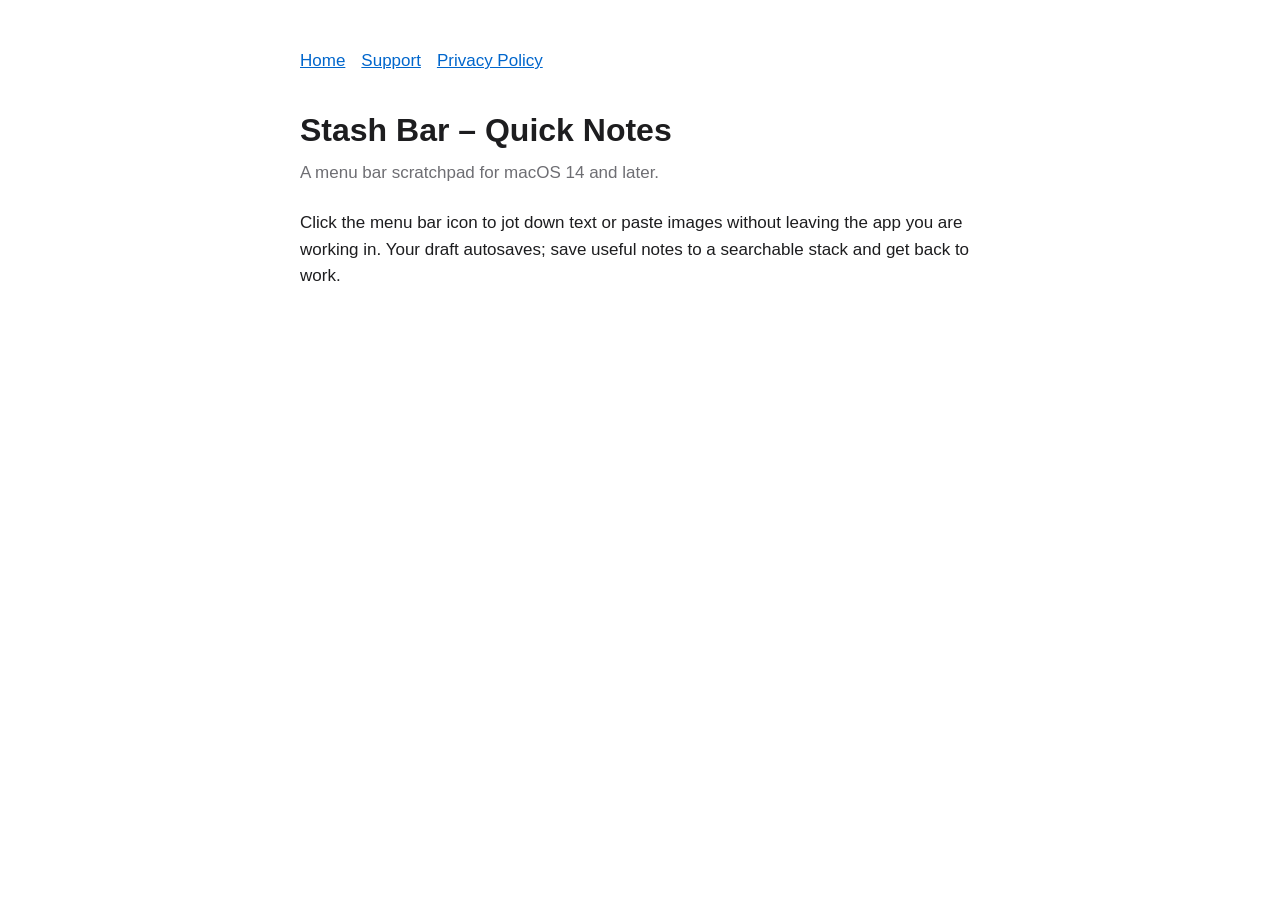
<file: index.html>
<!doctype html>
<html lang="en"><head><meta charset="utf-8"><meta name="viewport" content="width=device-width, initial-scale=1">
<title>Stash Bar – Quick Notes</title><link rel="stylesheet" href="style.css"></head>
<body><main>
<nav><a href="./">Home</a><a href="support.html">Support</a><a href="privacy.html">Privacy Policy</a></nav>
<h1>Stash Bar – Quick Notes</h1>
<p class="meta">A menu bar scratchpad for macOS 14 and later.</p>
<p>Click the menu bar icon to jot down text or paste images without leaving the app you are working in. Your draft autosaves; save useful notes to a searchable stack and get back to work.</p>
</main></body></html>
</file>
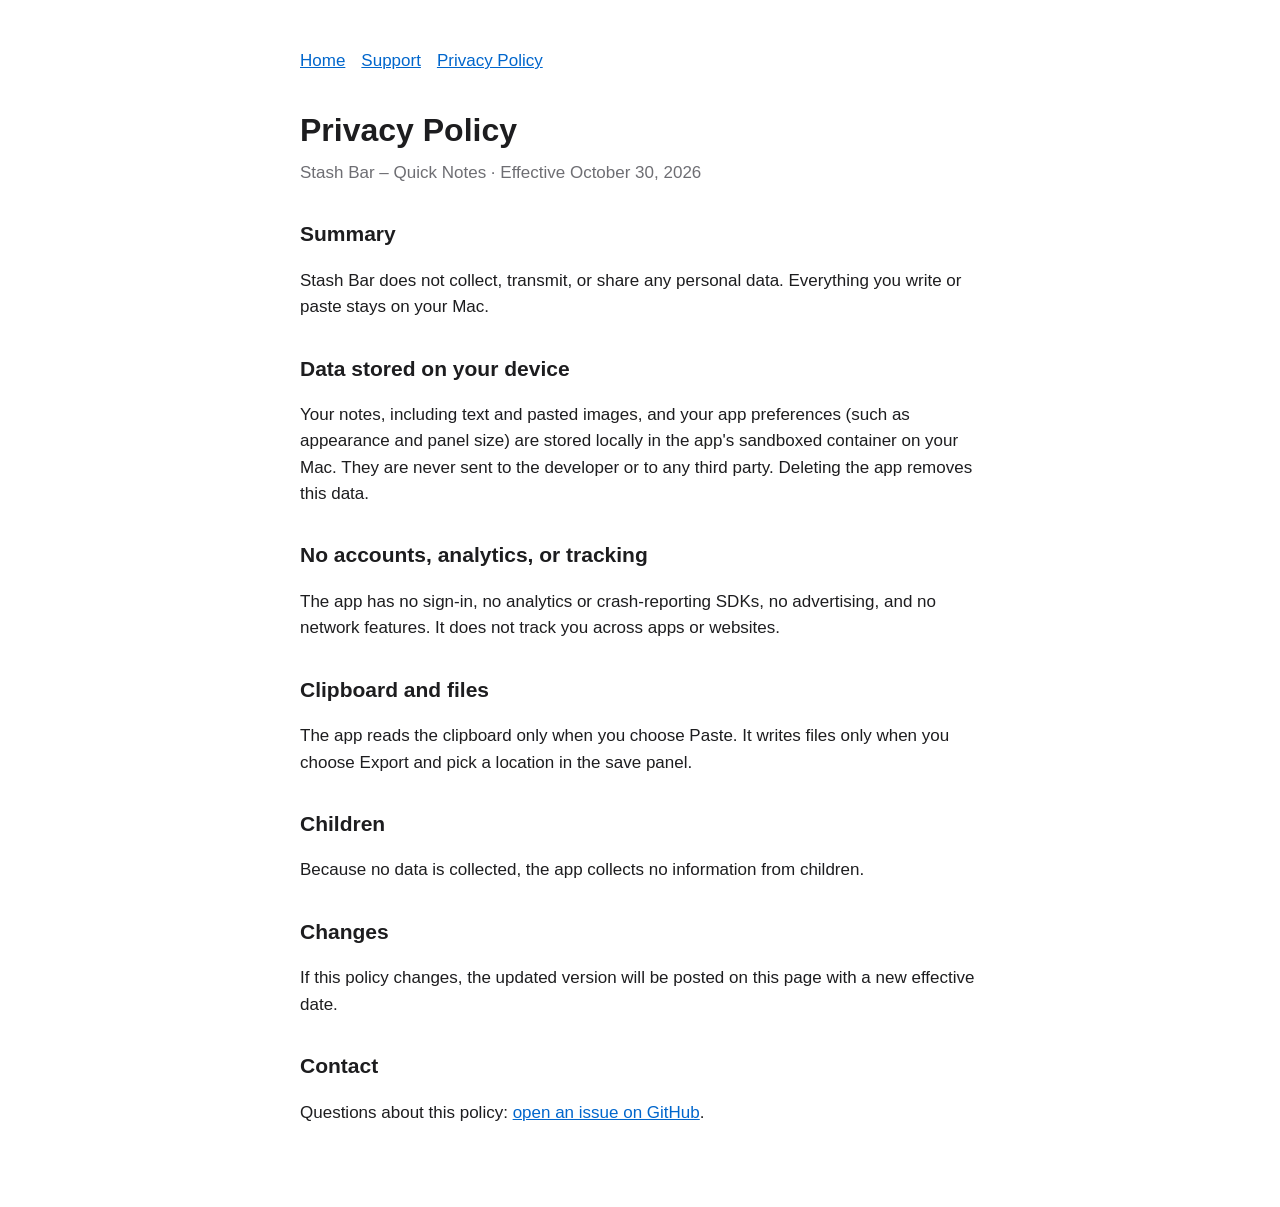
<file: privacy.html>
<!doctype html>
<html lang="en"><head><meta charset="utf-8"><meta name="viewport" content="width=device-width, initial-scale=1">
<title>Stash Bar Privacy Policy</title><link rel="stylesheet" href="style.css"></head>
<body><main>
<nav><a href="./">Home</a><a href="support.html">Support</a><a href="privacy.html">Privacy Policy</a></nav>
<h1>Privacy Policy</h1>
<p class="meta">Stash Bar – Quick Notes · Effective October 30, 2026</p>
<h2>Summary</h2>
<p>Stash Bar does not collect, transmit, or share any personal data. Everything you write or paste stays on your Mac.</p>
<h2>Data stored on your device</h2>
<p>Your notes, including text and pasted images, and your app preferences (such as appearance and panel size) are stored locally in the app's sandboxed container on your Mac. They are never sent to the developer or to any third party. Deleting the app removes this data.</p>
<h2>No accounts, analytics, or tracking</h2>
<p>The app has no sign-in, no analytics or crash-reporting SDKs, no advertising, and no network features. It does not track you across apps or websites.</p>
<h2>Clipboard and files</h2>
<p>The app reads the clipboard only when you choose Paste. It writes files only when you choose Export and pick a location in the save panel.</p>
<h2>Children</h2>
<p>Because no data is collected, the app collects no information from children.</p>
<h2>Changes</h2>
<p>If this policy changes, the updated version will be posted on this page with a new effective date.</p>
<h2>Contact</h2>
<p>Questions about this policy: <a href="https://github.com/sonnyphamcodelink/stash-bar-site/issues">open an issue on GitHub</a>.</p>
</main></body></html>
</file>
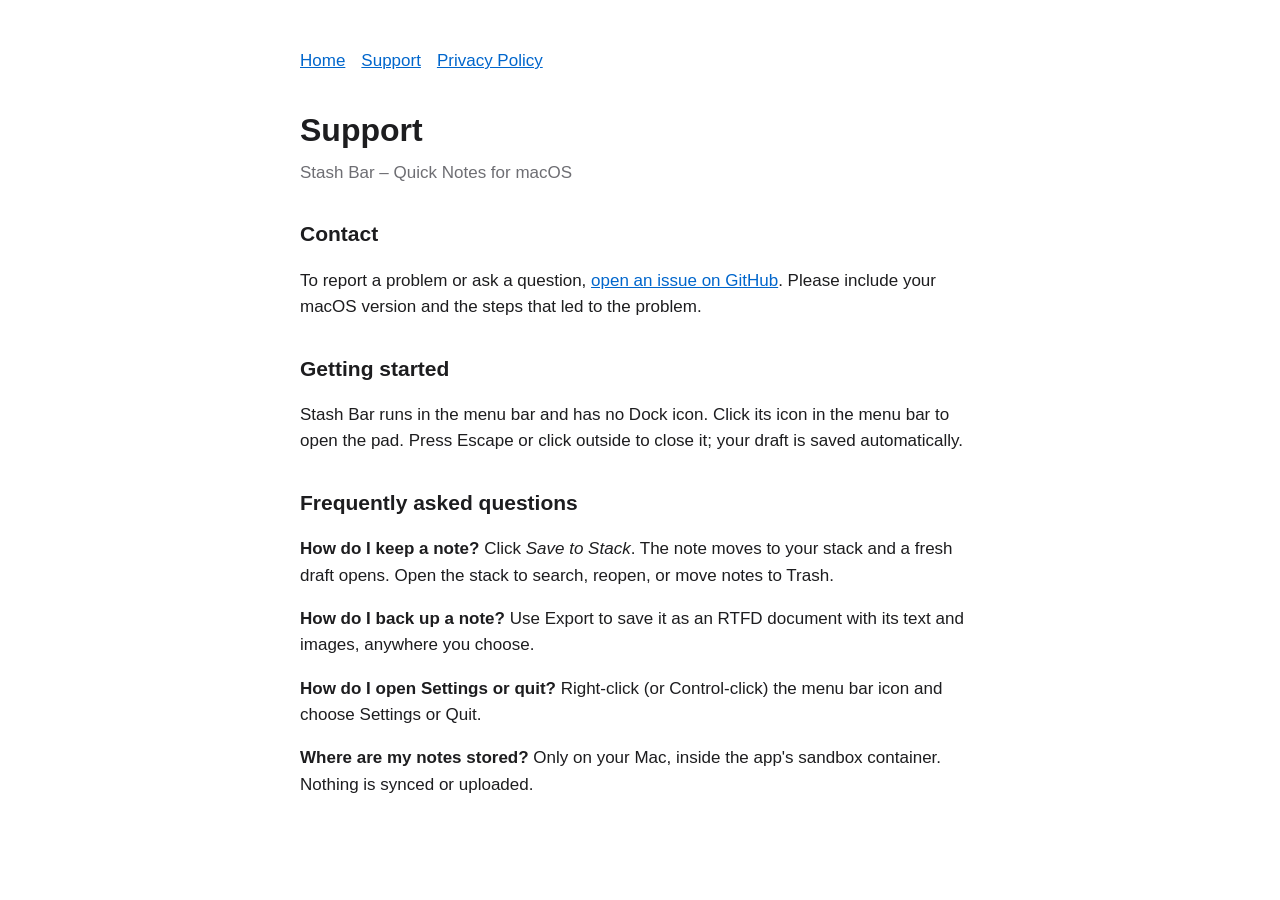
<file: support.html>
<!doctype html>
<html lang="en"><head><meta charset="utf-8"><meta name="viewport" content="width=device-width, initial-scale=1">
<title>Stash Bar Support</title><link rel="stylesheet" href="style.css"></head>
<body><main>
<nav><a href="./">Home</a><a href="support.html">Support</a><a href="privacy.html">Privacy Policy</a></nav>
<h1>Support</h1>
<p class="meta">Stash Bar – Quick Notes for macOS</p>
<h2>Contact</h2>
<p>To report a problem or ask a question, <a href="https://github.com/sonnyphamcodelink/stash-bar-site/issues">open an issue on GitHub</a>. Please include your macOS version and the steps that led to the problem.</p>
<h2>Getting started</h2>
<p>Stash Bar runs in the menu bar and has no Dock icon. Click its icon in the menu bar to open the pad. Press Escape or click outside to close it; your draft is saved automatically.</p>
<h2>Frequently asked questions</h2>
<p><strong>How do I keep a note?</strong> Click <em>Save to Stack</em>. The note moves to your stack and a fresh draft opens. Open the stack to search, reopen, or move notes to Trash.</p>
<p><strong>How do I back up a note?</strong> Use Export to save it as an RTFD document with its text and images, anywhere you choose.</p>
<p><strong>How do I open Settings or quit?</strong> Right-click (or Control-click) the menu bar icon and choose Settings or Quit.</p>
<p><strong>Where are my notes stored?</strong> Only on your Mac, inside the app's sandbox container. Nothing is synced or uploaded.</p>
</main></body></html>
</file>
<file: style.css>
:root { color-scheme: light dark; --fg:#1d1d1f; --muted:#6e6e73; --bg:#fff; --link:#0066cc; }
@media (prefers-color-scheme: dark) { :root { --fg:#f5f5f7; --muted:#a1a1a6; --bg:#1d1d1f; --link:#2997ff; } }
body { margin:0; background:var(--bg); color:var(--fg); font:17px/1.55 -apple-system, BlinkMacSystemFont, "Helvetica Neue", sans-serif; }
main { max-width:680px; margin:0 auto; padding:48px 16px 64px; }
h1 { font-size:32px; margin:0 0 4px; } h2 { font-size:21px; margin:32px 0 8px; }
p.meta { color:var(--muted); margin:0 0 24px; } a { color:var(--link); }
nav { margin-bottom:32px; } nav a { margin-right:16px; }
</file>
